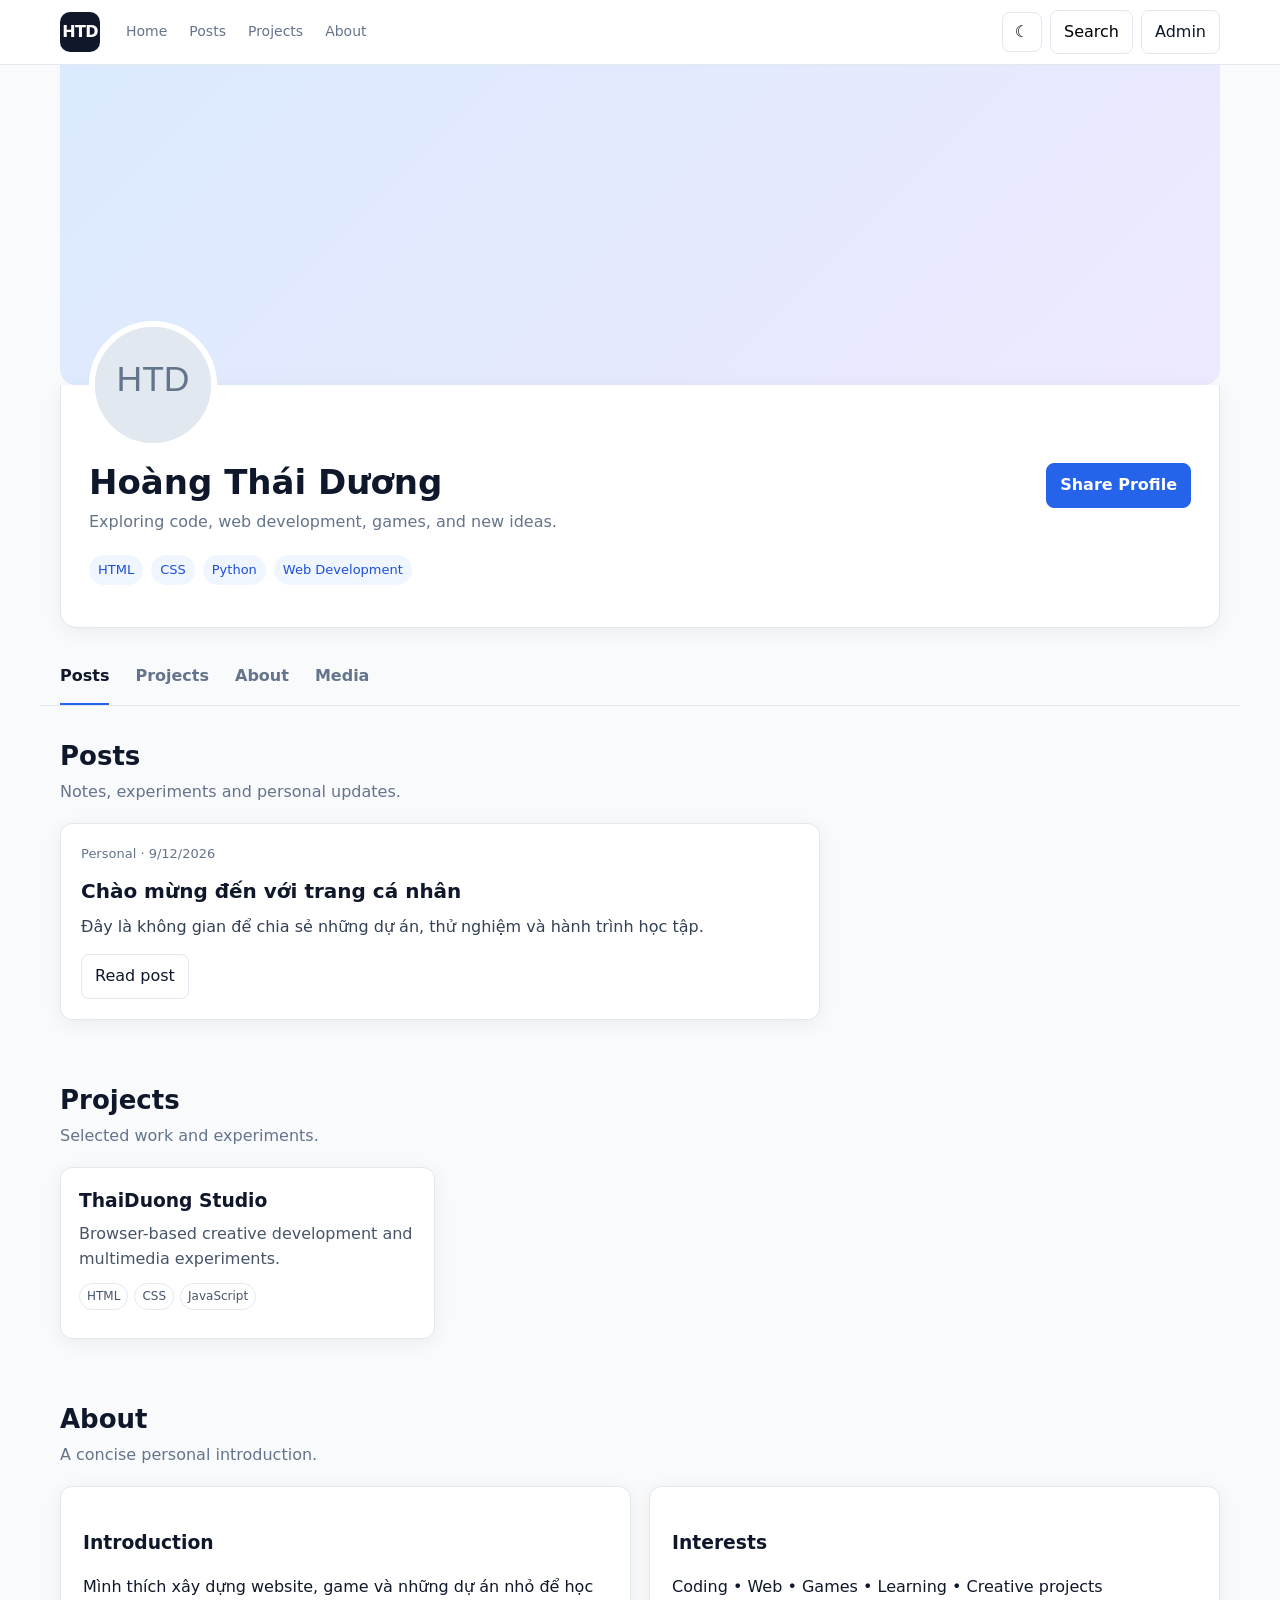
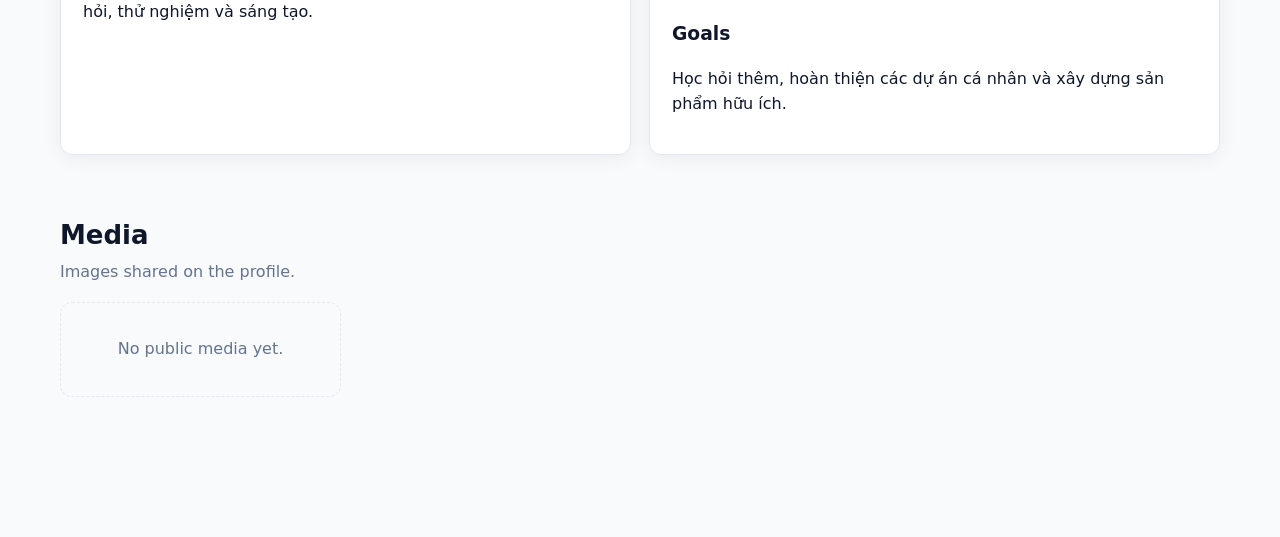
<file: index.html>
<!doctype html>
<html lang="vi">
<head>
<meta charset="utf-8"><meta name="viewport" content="width=device-width,initial-scale=1">
<meta name="description" content="Hoàng Thái Dương — Coding, Web, Games, Projects and Learning">
<meta property="og:title" content="Hoàng Thái Dương — Personal Profile">
<title>Hoàng Thái Dương — Personal Profile</title>
<link rel="icon" href="data:,">
<link rel="stylesheet" href="css/styles.css">
</head>
<body>
<header class="site-header"><div class="wrap nav">
<a class="brand" href="index.html">HTD</a>
<nav><a href="#home">Home</a><a href="#posts">Posts</a><a href="#projects">Projects</a><a href="#about">About</a></nav>
<div class="nav-actions"><button id="themeBtn" class="icon-btn" aria-label="Toggle theme">☾</button><button id="searchBtn" class="ghost">Search</button><a href="admin.html" class="ghost">Admin</a></div>
</div></header>
<main id="home">
<section class="wrap profile"><div id="cover" class="cover"></div>
<div class="profile-card"><div class="avatar-wrap"><img id="avatar" class="avatar" alt="Hoàng Thái Dương"></div>
<div class="identity"><div><h1 id="name">Hoàng Thái Dương</h1><p id="bio">Coding • Web • Games • Projects • Learning</p></div><button id="shareBtn" class="primary">Share Profile</button></div>
<div id="skills" class="chips"></div><div class="profile-links" id="links"></div></div></section>
<section class="wrap tabs"><button class="tab active" data-target="posts">Posts</button><button class="tab" data-target="projects">Projects</button><button class="tab" data-target="about">About</button><button class="tab" data-target="media">Media</button></section>
<section class="wrap content">
<div id="posts" class="section"><div class="section-head"><div><h2>Posts</h2><p>Notes, experiments and personal updates.</p></div></div><div id="postFeed" class="feed"></div></div>
<div id="projects" class="section"><div class="section-head"><div><h2>Projects</h2><p>Selected work and experiments.</p></div></div><div id="projectGrid" class="project-grid"></div></div>
<div id="about" class="section"><div class="section-head"><div><h2>About</h2><p>A concise personal introduction.</p></div></div><div class="about-grid"><article class="panel"><h3>Introduction</h3><p id="aboutText"></p></article><article class="panel"><h3>Interests</h3><p id="interests"></p><h3>Goals</h3><p id="goals"></p></article></div></div>
<div id="media" class="section"><div class="section-head"><div><h2>Media</h2><p>Images shared on the profile.</p></div></div><div id="mediaGrid" class="media-grid"></div></div>
</section></main>
<div id="searchModal" class="modal hidden"><div class="modal-card"><button class="modal-x" id="closeSearch">×</button><h2>Search</h2><input id="searchInput" class="input" placeholder="Search posts or projects..."><div id="searchResults"></div></div></div>
<div id="toast" class="toast"></div>
<script src="js/data.js"></script><script src="js/app.js"></script>
</body></html>
</file>
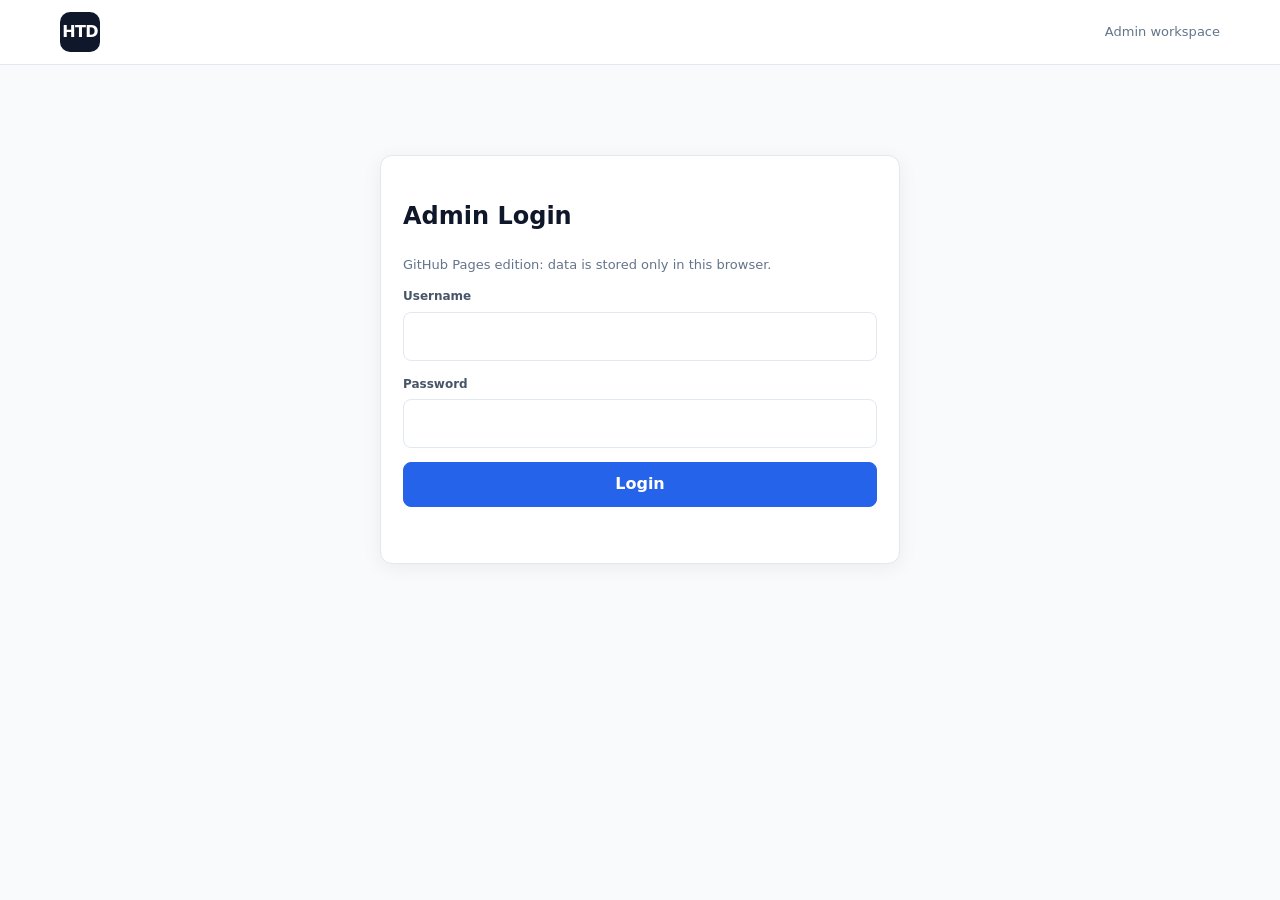
<file: admin.html>
<!doctype html><html lang="vi"><head><meta charset="utf-8"><meta name="viewport" content="width=device-width,initial-scale=1"><title>Admin — Hoàng Thái Dương</title><link rel="stylesheet" href="css/styles.css"></head><body>
<header class="site-header"><div class="wrap nav"><a class="brand" href="index.html">HTD</a><div class="nav-actions"><span class="meta" style="margin:0">Admin workspace</span></div></div></header>
<main class="wrap content">
<section id="loginView" class="panel" style="max-width:520px;margin:60px auto"><h1>Admin Login</h1><p class="meta">GitHub Pages edition: data is stored only in this browser.</p><form id="loginForm" class="form-grid"><div class="field full"><label>Username</label><input id="username" class="input" required autocomplete="username"></div><div class="field full"><label>Password</label><input id="password" class="input" type="password" required></div><div class="field full"><button class="primary" type="submit">Login</button><div id="loginError" class="error"></div></div></form></section>
<section id="adminView" class="hidden"><div class="admin-shell"><aside class="admin-side"><div class="side-brand"><div class="brand admin-brand">HTD</div><div><strong>Admin Studio</strong><span>Personal CMS</span></div></div><div class="side-title">WORKSPACE</div><button class="side-btn active" data-page="dashboard"><span class="side-icon">⌂</span><span>Dashboard</span></button><button class="side-btn" data-page="profile"><span class="side-icon">◉</span><span>Profile</span></button><button class="side-btn" data-page="posts"><span class="side-icon">✎</span><span>Posts</span></button><button class="side-btn" data-page="projects"><span class="side-icon">▣</span><span>Projects</span></button><button class="side-btn" data-page="media"><span class="side-icon">▧</span><span>Media</span></button><div class="side-title side-title-bottom">SYSTEM</div><button class="side-btn" data-page="backup"><span class="side-icon">↥</span><span>Backup & Restore</span></button><a class="side-site-link" href="index.html"><span>↗</span> View public profile</a></aside><div class="admin-main"><div class="admin-topbar"><div><div class="eyebrow">CONTROL CENTER</div><h1 id="adminTitle">Dashboard</h1><p class="meta">Manage your personal profile, content and media from one place.</p></div><div class="admin-top-actions"><a class="ghost" href="index.html">Preview site</a><button id="logoutBtn" class="ghost hidden">Logout</button></div></div><div id="adminContent"></div></div></div></section>
</main><div id="toast" class="toast"></div>
<script src="js/data.js"></script><script src="js/admin.js"></script>
</body></html>
</file>
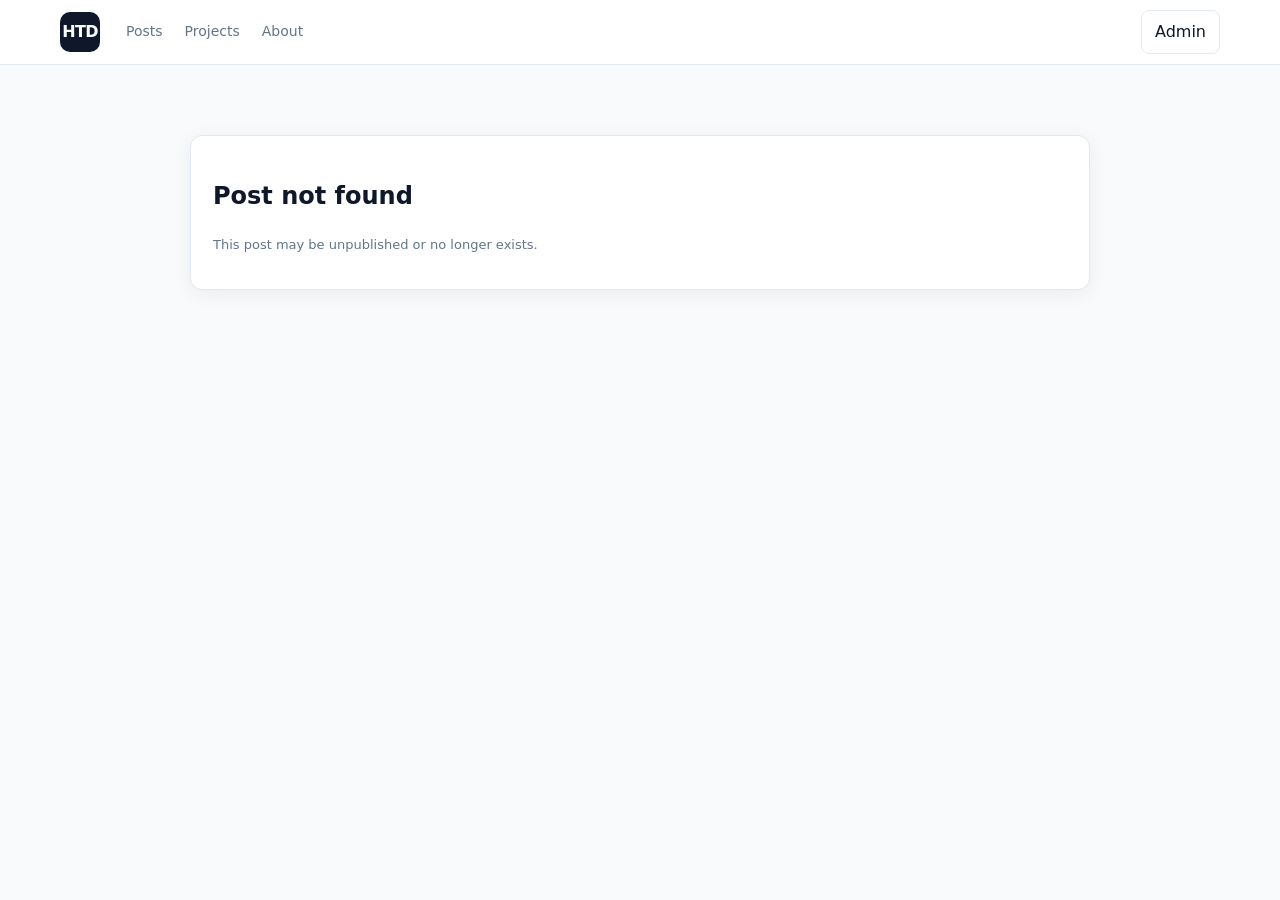
<file: post.html>
<!doctype html><html lang="vi"><head><meta charset="utf-8"><meta name="viewport" content="width=device-width,initial-scale=1"><title>Post — Hoàng Thái Dương</title><link rel="stylesheet" href="css/styles.css"></head><body>
<header class="site-header"><div class="wrap nav"><a class="brand" href="index.html">HTD</a><nav><a href="index.html#posts">Posts</a><a href="index.html#projects">Projects</a><a href="index.html#about">About</a></nav><div class="nav-actions"><a class="ghost" href="admin.html">Admin</a></div></div></header>
<main class="wrap content"><article id="post" class="panel" style="max-width:900px;margin:40px auto"></article></main>
<script src="js/data.js"></script><script>const q=new URLSearchParams(location.search).get('slug');const s=TDStore.load();const p=s.posts.find(x=>x.slug===q&&x.status==='published');const el=document.querySelector('#post');if(!p){el.innerHTML='<h1>Post not found</h1><p class="meta">This post may be unpublished or no longer exists.</p>'}else{document.title=p.title+' — Hoàng Thái Dương';el.innerHTML=(p.cover_url?'<img class="hero-img" src="'+p.cover_url+'" alt="">':'')+'<div class="meta">'+(p.category||'Post')+' · '+new Date(p.created_at).toLocaleDateString()+'</div><h1 style="margin:.35em 0">'+String(p.title).replace(/[&<>]/g,c=>({'&':'&amp;','<':'&lt;','>':'&gt;'}[c]))+'</h1><div class="article-content">'+String(p.content).replace(/\n/g,'<br><br>')+'</div><p style="margin-top:28px"><a class="ghost" href="index.html#posts">← Back to posts</a></p>'}</script></body></html>
</file>
<file: css/styles.css>
:root{--bg:#f8fafc;--surface:#fff;--text:#0f172a;--muted:#64748b;--border:#e2e8f0;--primary:#2563eb;--purple:#7c3aed;--danger:#dc2626;--shadow:0 4px 20px rgba(15,23,42,.06);--radius:12px;font-family:Inter,system-ui,-apple-system,BlinkMacSystemFont,"Segoe UI",sans-serif}*{box-sizing:border-box}html{scroll-behavior:smooth}body{margin:0;background:var(--bg);color:var(--text);line-height:1.55}a{color:inherit;text-decoration:none}button,input,textarea,select{font:inherit}button{cursor:pointer}.wrap{max-width:1200px;margin:0 auto;padding:0 20px}.site-header{position:sticky;top:0;z-index:20;background:rgba(255,255,255,.95);backdrop-filter:blur(12px);border-bottom:1px solid var(--border)}.nav{height:64px;display:flex;align-items:center;gap:26px}.brand{width:40px;height:40px;border-radius:10px;background:var(--text);color:#fff;display:inline-flex;align-items:center;justify-content:center;font-weight:800;letter-spacing:-.04em}.brand.big{width:48px;height:48px;margin-bottom:10px}.nav nav{display:flex;gap:22px;font-size:14px;color:var(--muted)}.nav nav a:hover{color:var(--text)}.nav-actions{margin-left:auto;display:flex;gap:8px;align-items:center}.ghost,.icon-btn,.primary,.danger-btn{border:1px solid var(--border);background:var(--surface);border-radius:8px;padding:9px 13px}.icon-btn{width:40px;height:40px;padding:0}.primary{background:var(--primary);color:#fff;border-color:var(--primary);font-weight:600}.primary:hover{filter:brightness(.96)}.cover{height:320px;border-radius:0 0 16px 16px;background:linear-gradient(135deg,#dbeafe,#ede9fe);background-size:cover;background-position:center}.profile-card{background:var(--surface);border:1px solid var(--border);border-top:0;border-radius:0 0 16px 16px;padding:0 28px 24px;box-shadow:var(--shadow)}.avatar-wrap{position:relative;height:0}.avatar{position:absolute;width:128px;height:128px;border-radius:50%;border:6px solid #fff;object-fit:cover;left:0;top:-64px;background:#e2e8f0}.identity{padding-top:78px;display:flex;justify-content:space-between;gap:20px;align-items:flex-start}.identity h1{font-size:34px;line-height:1.15;margin:0 0 8px}.identity p{margin:0;color:var(--muted)}.chips{display:flex;flex-wrap:wrap;gap:8px;margin-top:20px}.chip{padding:5px 9px;border-radius:999px;background:#eff6ff;color:#1d4ed8;font-size:13px}.profile-links{display:flex;flex-wrap:wrap;gap:16px;margin-top:18px;color:var(--muted);font-size:14px}.tabs{display:flex;gap:26px;border-bottom:1px solid var(--border);margin-top:22px}.tab{background:none;border:0;padding:14px 0;color:var(--muted);font-weight:600;border-bottom:2px solid transparent}.tab.active{color:var(--text);border-color:var(--primary)}.content{padding-top:30px;padding-bottom:80px}.section{margin-bottom:60px}.section-head{display:flex;justify-content:space-between;align-items:end;margin-bottom:18px}.section-head h2{font-size:26px;margin:0}.section-head p{margin:4px 0 0;color:var(--muted)}.feed{display:grid;gap:16px;max-width:760px}.post,.panel,.project,.media-item,.stat{background:var(--surface);border:1px solid var(--border);border-radius:var(--radius);box-shadow:var(--shadow)}.post{overflow:hidden}.post img{width:100%;max-height:340px;object-fit:cover}.post-body{padding:20px}.post h3{margin:0 0 8px;font-size:20px}.meta{font-size:13px;color:var(--muted);margin-bottom:12px}.post p{margin:0;color:#334155;white-space:pre-wrap}.project-grid{display:grid;grid-template-columns:repeat(3,minmax(0,1fr));gap:18px}.project{overflow:hidden}.project img{width:100%;aspect-ratio:16/9;object-fit:cover;background:#e2e8f0}.project-body{padding:18px}.project h3{margin:0 0 7px}.project p{color:#475569;margin:0 0 12px}.tags{display:flex;flex-wrap:wrap;gap:6px;margin:10px 0}.tag{font-size:12px;color:#475569;border:1px solid var(--border);padding:3px 7px;border-radius:999px}.project-actions{display:flex;gap:8px}.about-grid{display:grid;grid-template-columns:1fr 1fr;gap:18px}.panel{padding:22px}.media-grid{display:grid;grid-template-columns:repeat(4,1fr);gap:12px}.media-item{overflow:hidden}.media-item img{display:block;width:100%;aspect-ratio:1;object-fit:cover}.empty{padding:34px;text-align:center;color:var(--muted);border:1px dashed var(--border);border-radius:12px}.modal{position:fixed;inset:0;background:rgba(15,23,42,.5);display:flex;justify-content:center;align-items:flex-start;padding:80px 20px;z-index:100}.hidden{display:none!important}.modal-card{position:relative;width:min(720px,100%);background:var(--surface);border-radius:16px;padding:26px;box-shadow:0 20px 60px rgba(0,0,0,.2)}.modal-x{position:absolute;right:12px;top:12px;border:0;background:none;font-size:28px}.input,.textarea,.select{width:100%;padding:11px 12px;border:1px solid var(--border);border-radius:8px;background:var(--surface);color:var(--text);outline:none}.input:focus,.textarea:focus,.select:focus{border-color:var(--primary);box-shadow:0 0 0 3px rgba(37,99,235,.1)}.textarea{min-height:130px;resize:vertical}.toast{position:fixed;right:20px;bottom:20px;background:#0f172a;color:#fff;padding:12px 15px;border-radius:10px;box-shadow:var(--shadow);opacity:0;pointer-events:none;transform:translateY(8px);transition:.2s;z-index:300}.toast.show{opacity:1;transform:none}.auth-screen{min-height:100vh;display:grid;place-items:center;padding:24px;background:linear-gradient(135deg,#eff6ff,#faf5ff)}.auth-card{width:min(420px,100%);background:#fff;border:1px solid var(--border);border-radius:16px;padding:32px;box-shadow:0 20px 50px rgba(15,23,42,.08)}.auth-card h1{margin:0}.auth-card p{color:var(--muted)}.auth-card form{display:grid;gap:12px;margin-top:20px}.wide{width:100%}.error{color:var(--danger);min-height:20px;font-size:14px}.back-link{display:inline-block;margin-top:14px;color:var(--muted)}.admin-shell{min-height:100vh;display:grid;grid-template-columns:240px 1fr}.sidebar{background:#fff;border-right:1px solid var(--border);padding:24px;display:flex;flex-direction:column;gap:8px}.side-title{font-size:11px;font-weight:700;letter-spacing:.12em;color:#94a3b8;margin:8px 0}.side-btn{border:0;background:transparent;text-align:left;padding:11px 12px;border-radius:8px;color:#475569}.side-btn:hover,.side-btn.active{background:#eff6ff;color:#1d4ed8}.side-btn.danger{margin-top:auto;color:#b91c1c}.admin-main{padding:28px;max-width:1400px;width:100%}.admin-top{display:flex;justify-content:space-between;align-items:flex-start;margin-bottom:24px}.admin-top h1{margin:0}.admin-top p{margin:4px 0;color:var(--muted)}.stats{display:grid;grid-template-columns:repeat(5,1fr);gap:12px}.stat{padding:18px}.stat .n{font-size:26px;font-weight:700}.stat .l{font-size:13px;color:var(--muted)}.admin-card{background:#fff;border:1px solid var(--border);border-radius:12px;padding:20px;box-shadow:var(--shadow);margin-top:16px}.form-grid{display:grid;grid-template-columns:1fr 1fr;gap:14px}.field{display:grid;gap:6px}.field.full{grid-column:1/-1}.field label{font-size:13px;font-weight:600}.toolbar{display:flex;gap:8px;justify-content:flex-end;margin-top:16px}.table-wrap{overflow:auto}.table{width:100%;border-collapse:collapse}.table th,.table td{text-align:left;padding:11px;border-bottom:1px solid var(--border);font-size:14px}.table th{color:var(--muted);font-weight:600}.row-actions{display:flex;gap:6px}.small-btn{border:1px solid var(--border);background:#fff;padding:6px 9px;border-radius:7px}.small-btn.red{color:#b91c1c}.upload-line{display:flex;gap:8px;align-items:center}.preview-img{width:86px;height:60px;object-fit:cover;border-radius:8px;border:1px solid var(--border)}
@media(max-width:900px){.project-grid{grid-template-columns:1fr 1fr}.media-grid{grid-template-columns:repeat(3,1fr)}.stats{grid-template-columns:repeat(3,1fr)}.admin-shell{grid-template-columns:1fr}.sidebar{position:sticky;top:0;z-index:30;flex-direction:row;align-items:center;overflow:auto}.side-title,.sidebar .brand{display:none}.side-btn.danger{margin-top:0;margin-left:auto}.form-grid{grid-template-columns:1fr}}@media(max-width:640px){.nav{gap:12px}.nav nav{display:none}.cover{height:220px}.profile-card{padding:0 18px 20px}.identity{display:block}.identity .primary{margin-top:14px}.avatar{width:104px;height:104px;top:-52px}.identity{padding-top:64px}.identity h1{font-size:28px}.project-grid{grid-template-columns:1fr}.about-grid{grid-template-columns:1fr}.media-grid{grid-template-columns:repeat(2,1fr)}.stats{grid-template-columns:1fr 1fr}.admin-main{padding:18px}.admin-top{gap:10px}.admin-top .ghost{display:none}}
body.dark{--bg:#0f172a;--surface:#111827;--text:#ffffff;--muted:#ffffff;--border:#1e293b}.dark .site-header,.dark .sidebar{background:rgba(17,24,39,.96)}.dark .post p,.dark .project p,.dark .meta,.dark .helper,.dark .row-sub,.dark .field label,.dark .side-title,.dark .side-brand span,.dark .mini-row span,.dark .stat .l{color:#ffffff}.dark .chip{background:#172554;color:#ffffff;border-color:#334155}.dark .cover{background:linear-gradient(135deg,#172554,#312e81)}.dark a,.dark button{color:#ffffff}.dark .primary,.dark .ghost,.dark .icon-btn,.dark .small-btn,.dark .upload-btn,.dark .quick-action{color:#ffffff}.dark .quick-action span,.dark .quick-action strong{color:#ffffff}.dark .small-btn.red{color:#ffffff}.dark .badge-published,.dark .badge-draft,.dark .badge-featured,.dark .badge-hidden,.dark .status-pill{color:#ffffff}.dark .eyebrow{color:#ffffff}.dark .form-section,.dark .admin-empty{background:#111827;color:#ffffff}
@media(prefers-reduced-motion:reduce){*{scroll-behavior:auto!important;transition:none!important}}
.upload-btn{display:inline-flex;align-items:center;gap:8px;padding:10px 14px;border:1px solid var(--border,#e2e8f0);border-radius:8px;background:var(--surface,#fff);cursor:pointer;font-size:14px;font-weight:600}.article-content{font-size:16px;line-height:1.8}.hero-img{width:100%;max-height:460px;object-fit:cover;border-radius:12px;margin-bottom:20px}.error{color:#dc2626;font-size:14px;margin-top:8px}.hidden{display:none!important}
/* ---------- Admin refinement ---------- */
.admin-shell{min-height:calc(100vh - 64px);display:grid;grid-template-columns:252px minmax(0,1fr);background:linear-gradient(180deg,#f8fafc 0%,#f5f8fc 100%)}
.admin-side{background:#fff;border-right:1px solid var(--border);padding:22px 14px;position:sticky;top:64px;height:calc(100vh - 64px);display:flex;flex-direction:column;gap:6px;z-index:15}
.side-brand{display:flex;align-items:center;gap:11px;padding:4px 8px 22px;border-bottom:1px solid var(--border);margin-bottom:8px}.side-brand strong{display:block;font-size:14px;letter-spacing:-.01em}.side-brand span{display:block;font-size:11px;color:var(--muted);margin-top:2px}.admin-brand{width:40px;height:40px!important;border-radius:10px}
.side-title{font-size:10px;font-weight:800;letter-spacing:.14em;color:#94a3b8;padding:10px 10px 4px}.side-title-bottom{margin-top:12px}.side-btn{display:flex;align-items:center;gap:11px;border:1px solid transparent;background:transparent;text-align:left;padding:11px 12px;border-radius:9px;color:#475569;transition:background .2s ease,color .2s ease,transform .2s ease}.side-btn:hover{background:#f8fafc;color:var(--text);transform:translateX(2px)}.side-btn.active{background:#eff6ff;color:#1d4ed8;border-color:#dbeafe}.side-icon{width:20px;text-align:center;font-size:15px}.side-site-link{display:flex;align-items:center;gap:8px;margin-top:auto;color:var(--muted);padding:11px 12px;border-radius:9px;font-size:13px}.side-site-link:hover{color:var(--text);background:#f8fafc}
.admin-main{padding:34px 34px 70px;max-width:1500px;width:100%;margin:0 auto}.admin-topbar{display:flex;justify-content:space-between;align-items:flex-start;gap:24px;margin-bottom:24px}.admin-topbar h1{margin:2px 0 2px;font-size:31px;letter-spacing:-.03em}.admin-topbar p{margin:0}.admin-top-actions{display:flex;gap:8px;align-items:center}.eyebrow{font-size:10px;font-weight:800;letter-spacing:.16em;color:#2563eb;margin-bottom:4px}
#adminContent{display:grid;gap:18px}.admin-card{background:#fff;border:1px solid var(--border);border-radius:14px;padding:22px;box-shadow:0 10px 28px rgba(15,23,42,.045);margin:0}.admin-card>h2{font-size:18px;margin:0 0 16px;letter-spacing:-.02em}.admin-card .meta{margin-bottom:16px}
.admin-card--hero{padding:24px;background:linear-gradient(135deg,#fff 0%,#f8fbff 100%)}.dashboard-intro{display:flex;justify-content:space-between;gap:20px;align-items:flex-start}.dashboard-intro h2{margin:0 0 5px;font-size:20px}.dashboard-intro p{margin:0;color:var(--muted)}.status-pill{display:inline-flex;align-items:center;gap:7px;padding:6px 9px;border-radius:999px;background:#ecfdf5;color:#047857;font-size:12px;font-weight:700}.status-pill i{width:7px;height:7px;border-radius:50%;background:#10b981}
.stats{display:grid;grid-template-columns:repeat(5,minmax(0,1fr));gap:12px}.stat{padding:17px 18px;position:relative;overflow:hidden}.stat:after{content:"";position:absolute;right:-18px;top:-18px;width:66px;height:66px;border-radius:50%;background:#eff6ff}.stat .n{font-size:28px;line-height:1.1;font-weight:750;position:relative;z-index:1}.stat .l{font-size:12px;color:var(--muted);margin-top:5px;position:relative;z-index:1}
.quick-grid{display:grid;grid-template-columns:repeat(4,minmax(0,1fr));gap:10px}.quick-action{display:flex;align-items:flex-start;gap:11px;text-align:left;padding:14px;border:1px solid var(--border);background:#fff;border-radius:11px;transition:.2s}.quick-action:hover{border-color:#bfdbfe;box-shadow:0 6px 18px rgba(37,99,235,.08);transform:translateY(-2px)}.quick-action .qa-icon{width:32px;height:32px;border-radius:8px;display:grid;place-items:center;background:#eff6ff;color:#2563eb;font-weight:700}.quick-action strong{display:block;font-size:13px}.quick-action span{display:block;color:var(--muted);font-size:11px;margin-top:2px}
.activity-grid{display:grid;grid-template-columns:1.2fr .8fr;gap:18px}.mini-list{display:grid;gap:0}.mini-row{display:flex;align-items:center;gap:12px;padding:12px 0;border-top:1px solid var(--border)}.mini-row:first-child{border-top:0;padding-top:0}.mini-dot{width:9px;height:9px;border-radius:50%;background:#2563eb;flex:0 0 auto}.mini-row strong{font-size:13px}.mini-row span{font-size:12px;color:var(--muted)}
.toolbar{display:flex;gap:8px;justify-content:flex-end;align-items:center;margin-top:18px;flex-wrap:wrap}.toolbar-spread{justify-content:space-between}.admin-empty{padding:28px;text-align:center;border:1px dashed var(--border);border-radius:12px;color:var(--muted);background:#fbfdff}.table{margin-top:8px}.table th,.table td{padding:13px 11px}.table tbody tr,.table tr{transition:background .18s ease}.table tr:hover td{background:#fbfdff}.row-title{font-weight:650;color:var(--text)}.row-sub{font-size:12px;color:var(--muted);margin-top:2px}.badge{display:inline-flex;padding:4px 8px;border-radius:999px;font-size:11px;font-weight:700}.badge-published{background:#ecfdf5;color:#047857}.badge-draft{background:#fef3c7;color:#92400e}.badge-featured{background:#eef2ff;color:#4338ca}.badge-hidden{background:#f1f5f9;color:#64748b}
.small-btn{transition:.18s}.small-btn:hover{border-color:#bfdbfe;background:#eff6ff}.small-btn.red:hover{border-color:#fecaca;background:#fef2f2}.upload-btn{transition:.18s}.upload-btn:hover{border-color:#bfdbfe;background:#f8fbff}
.form-section{padding:16px;border:1px solid var(--border);border-radius:11px;background:#fbfdff}.form-section-title{font-size:13px;font-weight:750;margin:0 0 12px}.field label{font-size:12px;color:#475569}.input,.textarea,.select{transition:border-color .18s ease,box-shadow .18s ease}.input:hover,.textarea:hover,.select:hover{border-color:#cbd5e1}
.form-preview-row{display:flex;gap:14px;align-items:center}.preview-img-lg{width:104px;height:76px;object-fit:cover;border-radius:10px;border:1px solid var(--border);background:#f1f5f9}.helper{font-size:11px;color:var(--muted);margin-top:4px}
.reveal{opacity:0;transform:translateY(18px);transition:opacity .55s ease,transform .55s ease}.reveal.is-visible{opacity:1;transform:none}.reveal-delay-1{transition-delay:.05s}.reveal-delay-2{transition-delay:.1s}.reveal-delay-3{transition-delay:.15s}
@media(max-width:1100px){.stats{grid-template-columns:repeat(3,minmax(0,1fr))}.quick-grid{grid-template-columns:repeat(2,minmax(0,1fr))}.activity-grid{grid-template-columns:1fr}}
@media(max-width:900px){.admin-shell{grid-template-columns:1fr}.admin-side{position:sticky;top:64px;height:auto;min-height:0;flex-direction:row;align-items:center;overflow:auto;padding:9px 12px;border-right:0;border-bottom:1px solid var(--border);box-shadow:0 4px 14px rgba(15,23,42,.04)}.side-brand,.side-title,.side-site-link{display:none}.side-btn{flex:0 0 auto;white-space:nowrap}.admin-main{padding:24px 18px 50px}}
@media(max-width:640px){.admin-topbar{display:block}.admin-top-actions{margin-top:14px}.admin-topbar h1{font-size:27px}.stats{grid-template-columns:1fr 1fr}.quick-grid{grid-template-columns:1fr}.admin-card{padding:18px}.dashboard-intro{display:block}.dashboard-intro .status-pill{margin-top:12px}}
@media(prefers-reduced-motion:reduce){.reveal{opacity:1;transform:none;transition:none!important}.side-btn,.quick-action,.small-btn,.upload-btn{transition:none}}

.field-header{display:flex;align-items:flex-start;justify-content:space-between;gap:12px;margin-bottom:10px}.link-editor{display:grid;gap:9px}.custom-link-row{display:grid;grid-template-columns:minmax(140px,.7fr) minmax(220px,1.4fr) auto;gap:8px;align-items:center}.custom-link-row .small-btn{white-space:nowrap}
.dark .custom-link-row .input{background:#0f172a;color:#ffffff;border-color:#334155}.dark .custom-link-row .input::placeholder{color:#ffffff;opacity:.8}
@media(max-width:640px){.custom-link-row{grid-template-columns:1fr}.field-header{align-items:stretch;flex-direction:column}.field-header .ghost{align-self:flex-start}}
</file>
